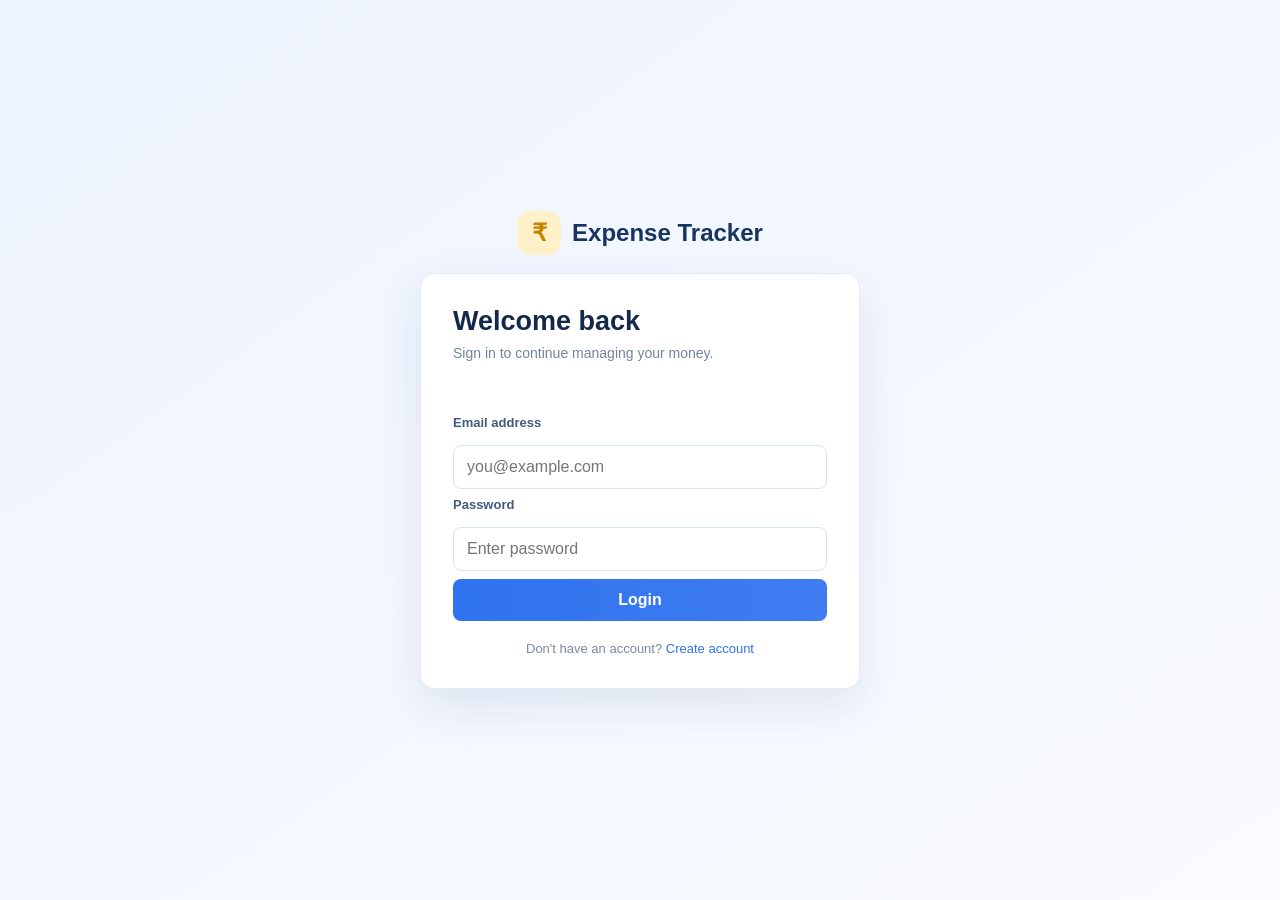
<file: src/main/resources/static/login.html>
<!doctype html>
<html lang="en">
  <head>
    <meta charset="UTF-8" />
    <meta name="viewport" content="width=device-width, initial-scale=1.0" />
    <title>Login | Expense Tracker</title>
    <link rel="stylesheet" href="css/style.css" />
  </head>
  <body class="auth-page">
    <div class="auth-shell">
      <div class="auth-brand">
        <span class="logo-mark">₹</span><span>Expense Tracker</span>
      </div>
      <div class="auth-card">
        <h1>Welcome back</h1>
        <p class="subtext">Sign in to continue managing your money.</p>
        <div id="message" class="message"></div>
        <form id="loginForm">
          <label>Email address</label
          ><input
            id="email"
            type="email"
            placeholder="you@example.com"
            required
          />
          <label>Password</label
          ><input
            id="password"
            type="password"
            placeholder="Enter password"
            required
          />
          <button class="primary-btn full" type="submit">Login</button>
        </form>
        <p class="auth-link">
          Don't have an account? <a href="register.html">Create account</a>
        </p>
      </div>
    </div>
    <script src="js/login.js"></script>
  </body>
</html>
</file>
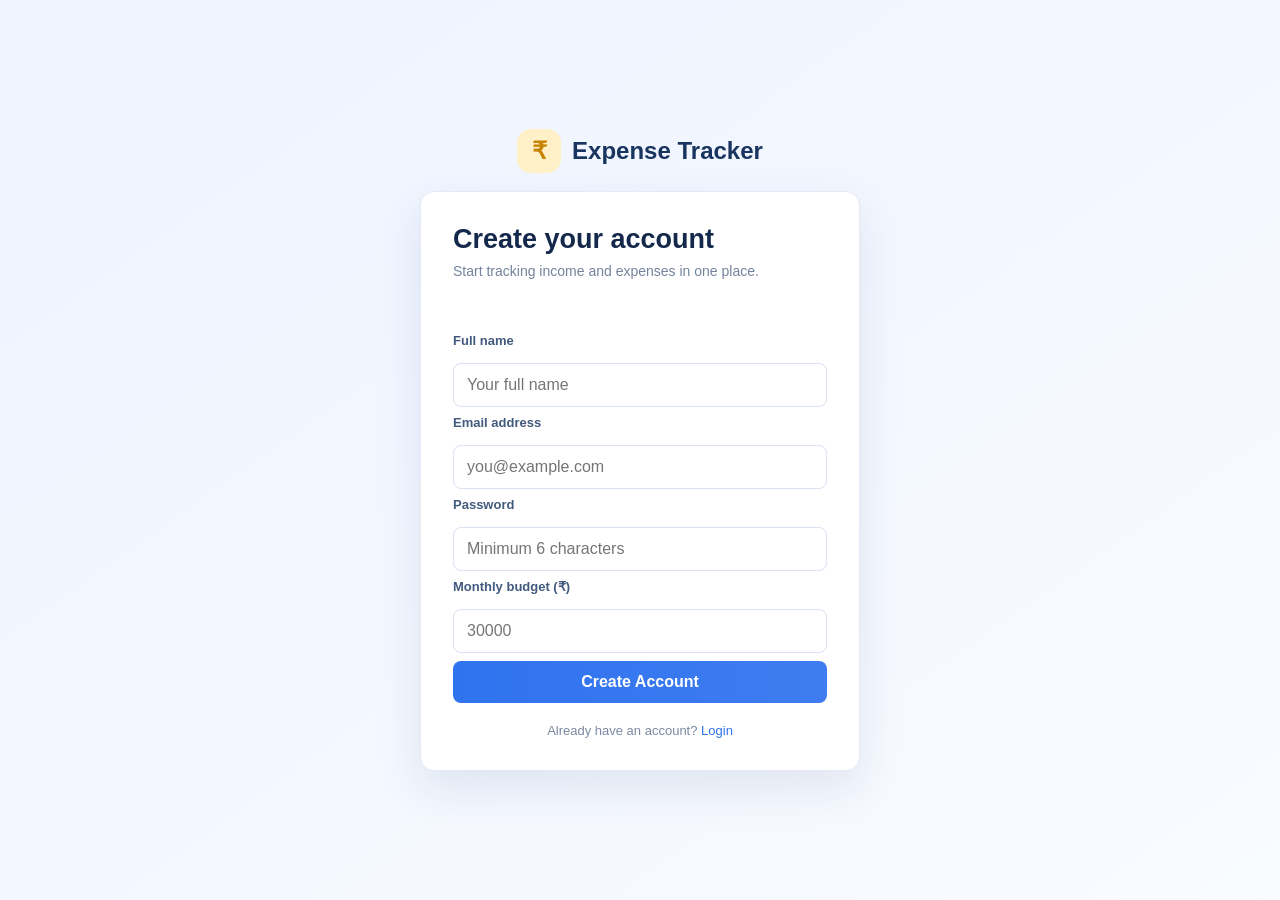
<file: src/main/resources/static/register.html>
<!doctype html>
<html lang="en">
  <head>
    <meta charset="UTF-8" />
    <meta name="viewport" content="width=device-width, initial-scale=1.0" />
    <title>Create Account | Expense Tracker</title>
    <link rel="stylesheet" href="css/style.css" />
  </head>
  <body class="auth-page">
    <div class="auth-shell">
      <div class="auth-brand">
        <span class="logo-mark">₹</span><span>Expense Tracker</span>
      </div>
      <div class="auth-card">
        <h1>Create your account</h1>
        <p class="subtext">Start tracking income and expenses in one place.</p>
        <div id="message" class="message"></div>
        <form id="registerForm">
          <label>Full name</label
          ><input
            id="name"
            type="text"
            placeholder="Your full name"
            maxlength="100"
            required
          />
          <label>Email address</label
          ><input
            id="email"
            type="email"
            placeholder="you@example.com"
            maxlength="150"
            required
          />
          <label>Password</label
          ><input
            id="password"
            type="password"
            placeholder="Minimum 6 characters"
            minlength="6"
            required
          />
          <label>Monthly budget (₹)</label
          ><input
            id="monthlyBudget"
            type="number"
            min="0"
            step="0.01"
            placeholder="30000"
          />
          <button class="primary-btn full" type="submit">Create Account</button>
        </form>
        <p class="auth-link">
          Already have an account? <a href="login.html">Login</a>
        </p>
      </div>
    </div>
    <script src="js/register.js"></script>
  </body>
</html>
</file>
<file: src/main/resources/static/css/style.css>
:root {
  --blue: #2f73ee;
  --blue2: #4c84f5;
  --ink: #14284b;
  --muted: #70809c;
  --bg: #f4f7fd;
  --border: #e1e8f4;
  --green: #27b77d;
  --red: #ff5964;
  --purple: #8457ef;
  --white: #fff;
}

* {
  box-sizing: border-box;
}

html,
body {
  margin: 0;
  min-height: 100%;
  font-family:
    Inter,
    Segoe UI,
    Arial,
    sans-serif;
  color: var(--ink);
  background: var(--bg);
}

button,
input,
select {
  font: inherit;
}

button {
  cursor: pointer;
  border: 0;
}

a {
  color: var(--blue);
  text-decoration: none;
}

/* =========================
   TOP BAR
========================= */

.topbar {
  height: 88px;
  background: #fff;
  border-bottom: 1px solid #edf1f7;
  display: flex;
  align-items: center;
  justify-content: space-between;
  padding: 0 30px;
  position: sticky;
  top: 0;
  z-index: 10;
}

.brand {
  display: flex;
  align-items: center;
  gap: 14px;
  font-size: 25px;
  font-weight: 750;
}

.brand-icon,
.logo-mark {
  width: 44px;
  height: 44px;
  border-radius: 14px;
  background: #fff0c8;
  display: grid;
  place-items: center;
  font-size: 24px;
  color: #c78400;
}

.top-user {
  display: flex;
  align-items: center;
  gap: 12px;
  font-weight: 600;
}

.avatar {
  width: 40px;
  height: 40px;
  border-radius: 50%;
  display: grid;
  place-items: center;
  background: #e7effb;
  color: #496487;
  font-weight: 700;
}

.ghost-btn {
  background: transparent;
  color: #496487;
  font-size: 20px;
}

/* =========================
   APP LAYOUT
========================= */

.app-shell {
  display: flex;
  min-height: calc(100vh - 88px);
}

.sidebar {
  width: 252px;
  background: #fff;
  border-right: 1px solid #e5ebf5;
  padding: 22px 16px;
  flex: none;
}

.sidebar nav {
  display: flex;
  flex-direction: column;
  gap: 10px;
}

.nav-btn {
  height: 48px;
  border-radius: 8px;
  background: transparent;
  color: #385077;
  display: flex;
  align-items: center;
  gap: 18px;
  padding: 0 17px;
  font-weight: 600;
  text-align: left;
}

.nav-btn:hover {
  background: #f4f7fc;
}

.nav-btn.active {
  background: linear-gradient(90deg, #2d72ef, #3f7bf0);
  color: #fff;
  box-shadow: 0 8px 18px rgba(47, 115, 238, 0.17);
}

.nav-icon {
  width: 22px;
  text-align: center;
  font-size: 21px;
}

.logout-nav {
  margin-top: 12px;
}

/* =========================
   MAIN CONTENT
========================= */

.main-content {
  flex: 1;
  padding: 36px 34px 0;
  min-width: 0;
}

.page-section {
  display: none;
}

.page-section.active {
  display: block;
}

/* =========================
   HEADINGS
========================= */

.dashboard-heading,
.section-heading {
  display: flex;
  justify-content: space-between;
  align-items: center;
  gap: 20px;
  margin-bottom: 25px;
}

.dashboard-heading h1,
.section-heading h1 {
  font-size: 32px;
  margin: 0 0 5px;
  letter-spacing: -0.4px;
}

.dashboard-heading p,
.section-heading p {
  margin: 0;
  color: #617594;
  font-size: 18px;
}

.wave {
  font-size: 28px;
}

/* =========================
   TODAY CARD
========================= */

.today-card {
  background: #fff;
  border: 1px solid #ebeff6;
  border-radius: 10px;
  padding: 12px 15px;
  display: flex;
  align-items: center;
  gap: 11px;
  min-width: 164px;
  justify-content: space-between;
  box-shadow: 0 4px 15px rgba(31, 61, 105, 0.04);
}

.calendar-icon {
  font-size: 18px;
  color: #496487;
}

.today-card small {
  display: block;
  color: #7c8ca7;
}

.today-card strong {
  display: block;
  margin-top: 2px;
  font-size: 14px;
}

/* =========================
   SUMMARY CARDS
========================= */

.summary-grid {
  display: grid;
  grid-template-columns: repeat(5, minmax(0, 1fr));
  gap: 20px;
  margin-bottom: 24px;
}

.summary-card {
  background: #fff;
  border: 1px solid #e7edf6;
  border-radius: 10px;
  padding: 17px 18px 18px;
  min-height: 194px;
  position: relative;
  box-shadow: 0 8px 22px rgba(36, 68, 112, 0.05);
}

.summary-card.income-card {
  background: linear-gradient(125deg, #fff, #f6fffa);
}

.summary-card.expense-card {
  background: linear-gradient(125deg, #fff, #fff8f9);
}

.summary-card.balance-card {
  background: linear-gradient(125deg, #fff, #f7fbff);
}

.summary-card.budget-card {
  background: linear-gradient(125deg, #fff, #fffaf0);
}

.summary-card.transactions-card {
  background: linear-gradient(125deg, #fff, #fcf9ff);
}

.summary-icon {
  display: grid;
  place-items: center;
  width: 49px;
  height: 49px;
  border-radius: 13px;
  margin-bottom: 17px;
  font-weight: 800;
  font-size: 22px;
}

.income-card .summary-icon {
  background: #dcf7e9;
  color: #25b77b;
}

.expense-card .summary-icon {
  background: #ffe3e5;
  color: #ef4e5a;
}

.balance-card .summary-icon {
  background: #e1efff;
  color: #3177ea;
}

.budget-card .summary-icon {
  background: #fff0cf;
  color: #d99a19;
}

.transactions-card .summary-icon {
  background: #eee5ff;
  color: #8457ef;
}

.summary-card small {
  display: block;
  color: #445a7b;
  font-size: 16px;
  margin-bottom: 7px;
}

.summary-card strong {
  display: block;
  font-size: 28px;
  letter-spacing: 0.3px;
}

.trend {
  display: block;
  margin-top: 19px;
  font-size: 14px;
}

.trend em {
  font-style: normal;
  color: #8290a8;
  margin-left: 4px;
}

.up {
  color: #26b67a;
}

.down {
  color: #ff5360;
}

.blue {
  color: #2d7af1;
}

.purple {
  color: #8a61ef;
}

/* =========================
   DASHBOARD GRID
========================= */

.dashboard-grid {
  display: grid;
  grid-template-columns:
    minmax(0, 1.55fr)
    minmax(320px, 0.92fr)
    286px;
  gap: 24px;
  align-items: start;
}

.panel {
  background: #fff;
  border: 1px solid #e7edf6;
  border-radius: 10px;
  box-shadow: 0 8px 22px rgba(36, 68, 112, 0.05);
}

.chart-panel,
.recent-panel {
  min-height: 340px;
}

.panel-head {
  display: flex;
  align-items: flex-start;
  justify-content: space-between;
  padding: 21px 21px 8px;
}

.panel-head h2 {
  font-size: 17px;
  margin: 0;
}

.panel-head p {
  margin: 5px 0 0;
  color: #7b8aa4;
  font-size: 13px;
}

/* =========================
   LEGEND
========================= */

.legend {
  display: flex;
  gap: 15px;
  color: #516580;
  font-size: 12px;
}

.legend span {
  display: flex;
  align-items: center;
  gap: 6px;
}

.dot {
  width: 9px;
  height: 9px;
  border-radius: 50%;
  display: inline-block;
}

.income-dot {
  background: #3bbd8d;
}

.expense-dot {
  background: #fb6670;
}

/* =========================
   CHART
========================= */

.chart-area {
  height: 260px;
  display: flex;
  padding: 10px 18px 22px 14px;
}

.y-labels {
  width: 32px;
  display: flex;
  flex-direction: column;
  justify-content: space-between;
  padding: 0 0 27px;
  color: #7b8aa4;
  font-size: 11px;
}

.bar-chart {
  display: flex;
  align-items: flex-end;
  justify-content: space-around;
  gap: 10px;
  flex: 1;
  border-left: 1px solid #dfe7f3;
  border-bottom: 1px solid #dfe7f3;
  background: repeating-linear-gradient(
    to bottom,
    transparent 0,
    transparent 49px,
    #ebeff5 50px
  );
  padding: 7px 4px 0;
}

.bar-group {
  height: 100%;
  flex: 1;
  display: flex;
  flex-direction: column;
  justify-content: flex-end;
  align-items: center;
  gap: 8px;
}

.bars {
  height: 100%;
  display: flex;
  align-items: flex-end;
  gap: 6px;
  width: 58%;
  min-width: 28px;
}

.bar {
  display: block;
  width: 44%;
  min-height: 5px;
  border-radius: 4px 4px 0 0;
}

.income-bar {
  background: #35b989;
}

.expense-bar {
  background: #fa616b;
}

.bar-group small {
  height: 22px;
  color: #536985;
  font-size: 10px;
  text-align: center;
  line-height: 1.05;
}

/* =========================
   RECENT TRANSACTIONS
========================= */

.recent-list {
  padding: 4px 20px 18px;
}

.recent-item {
  display: flex;
  align-items: center;
  gap: 11px;
  padding: 14px 0;
  border-bottom: 1px solid #edf1f6;
}

.recent-item:last-child {
  border-bottom: 0;
}

.recent-icon {
  width: 42px;
  height: 42px;
  border-radius: 50%;
  display: grid;
  place-items: center;
  font-size: 17px;
}

.recent-income {
  background: #def7eb;
  color: #25b77b;
}

.recent-expense {
  background: #ffe2e4;
  color: #ee535f;
}

.recent-info {
  flex: 1;
  min-width: 0;
}

.recent-info strong {
  display: block;
  font-size: 14px;
  font-weight: 600;
  white-space: nowrap;
  overflow: hidden;
  text-overflow: ellipsis;
}

.recent-info small {
  display: block;
  color: #8290a8;
  font-size: 12px;
  margin-top: 6px;
}

.recent-amount {
  font-weight: 700;
  font-size: 13px;
  text-align: right;
  white-space: nowrap;
}

.recent-amount small {
  display: block;
  color: #7a8aa6;
  font-weight: 400;
  font-size: 11px;
  margin-top: 6px;
}

.positive {
  color: #20ad74;
}

.negative {
  color: #f14f5c;
}

/* =========================
   SIDE STACK
========================= */

.side-stack {
  display: flex;
  flex-direction: column;
  gap: 22px;
}

.big-add-btn {
  height: 61px;
  border-radius: 9px;
  background: linear-gradient(90deg, #3172ec, #3f7df2);
  color: #fff;
  font-size: 16px;
  font-weight: 700;
  box-shadow: 0 10px 23px rgba(47, 115, 238, 0.2);
}

.big-add-btn span {
  font-size: 22px;
  vertical-align: -1px;
  margin-right: 8px;
}

/* =========================
   CATEGORY SUMMARY
========================= */

.category-panel {
  padding-bottom: 16px;
}

.category-panel .panel-head {
  align-items: center;
}

.category-panel h2 {
  font-size: 16px;
}

.pie-icon {
  font-size: 28px;
  color: #395a82;
}

.category-row {
  padding: 10px 22px;
}

.cat-name {
  display: flex;
  align-items: center;
  gap: 9px;
  font-size: 13px;
}

.cat-name b {
  margin-left: auto;
  color: #5d6f89;
  font-size: 12px;
  font-weight: 500;
}

.mini-dot {
  width: 11px;
  height: 11px;
  border-radius: 50%;
  display: inline-block;
}

.progress {
  height: 6px;
  background: #edf2f8;
  border-radius: 99px;
  margin-top: 8px;
  overflow: hidden;
}

.progress-fill {
  display: block;
  height: 100%;
  border-radius: 99px;
}

.dot-0,
.fill-0 {
  background: #ffa235;
}

.dot-1,
.fill-1 {
  background: #3c84ed;
}

.dot-2,
.fill-2 {
  background: #8d5af1;
}

.dot-3,
.fill-3 {
  background: #2cb1ac;
}

.dot-4,
.fill-4 {
  background: #fe656d;
}

.dot-5,
.fill-5 {
  background: #5fbf86;
}

/* =========================
   QUICK TIP
========================= */

.quick-tip {
  margin: 22px 0 20px;
  background: #fff;
  border: 1px solid #e7edf6;
  border-radius: 10px;
  display: flex;
  align-items: center;
  gap: 13px;
  padding: 16px 20px;
  box-shadow: 0 8px 22px rgba(36, 68, 112, 0.05);
}

.bulb {
  font-size: 30px;
  color: #ffad00;
}

.quick-tip strong {
  font-size: 16px;
}

.quick-tip p {
  margin: 4px 0 0;
  color: #6d7d98;
  font-size: 12px;
}

/* =========================
   SECTIONS
========================= */

.section-heading {
  margin-bottom: 21px;
}

.section-heading h1 {
  font-size: 30px;
}

/* =========================
   FORMS
========================= */

.form-panel {
  padding: 26px;
}

.type-switch {
  display: inline-flex;
  background: #eef3fb;
  border-radius: 8px;
  padding: 4px;
  margin-bottom: 22px;
}

.type-btn {
  padding: 10px 20px;
  border-radius: 7px;
  background: transparent;
  color: #60728f;
  font-weight: 700;
}

.type-btn.active {
  background: #fff;
  color: #2f73ee;
  box-shadow: 0 4px 9px rgba(44, 82, 139, 0.08);
}

.form-grid {
  display: grid;
  grid-template-columns: repeat(2, 1fr);
  gap: 19px 20px;
}

.form-grid > div,
.profile-form {
  display: flex;
  flex-direction: column;
}

.form-grid label,
.profile-form label,
.auth-card label {
  font-weight: 600;
  color: #425a7e;
  font-size: 13px;
  margin-bottom: 7px;
}

.form-grid input,
.form-grid select,
.profile-form input,
.auth-card input,
.filter-row input,
.filter-row select {
  border: 1px solid #d8e2f0;
  border-radius: 8px;
  padding: 12px 13px;
  background: #fff;
  outline: none;
  color: #263e63;
}

.form-grid input:focus,
.form-grid select:focus,
.profile-form input:focus,
.auth-card input:focus,
.filter-row input:focus,
.filter-row select:focus {
  border-color: #79a5f5;
  box-shadow: 0 0 0 3px rgba(47, 115, 238, 0.1);
}

/* =========================
   FORM ACTIONS
========================= */

.form-actions {
  display: flex;
  gap: 10px;
  margin-top: 24px;
}

.primary-btn {
  background: linear-gradient(90deg, #2f73ee, #3f7cf1);
  color: #fff;
  border-radius: 8px;
  padding: 12px 20px;
  font-weight: 700;
}

.secondary-btn {
  background: #fff;
  border: 1px solid #dce4ef;
  color: #566a86;
  border-radius: 8px;
  padding: 12px 20px;
  font-weight: 600;
}

.full {
  width: 100%;
}

/* =========================
   MESSAGES
========================= */

.message {
  min-height: 20px;
  margin-bottom: 12px;
  font-size: 13px;
}

.message.success {
  color: #1f9d6d;
}

.message.error {
  color: #dc4652;
}

.text-btn {
  background: transparent;
  color: #2f73ee;
  font-size: 12px;
}

/* =========================
   TRANSACTION TABLE
========================= */

.table-panel {
  padding: 20px;
}

.filter-row {
  display: grid;
  grid-template-columns: 2fr 1fr 1fr;
  gap: 10px;
  margin-bottom: 15px;
}

.table-scroll {
  overflow: auto;
}

table {
  border-collapse: collapse;
  width: 100%;
  min-width: 820px;
}

th,
td {
  text-align: left;
  padding: 13px 10px;
  border-bottom: 1px solid #edf1f6;
  font-size: 13px;
}

th {
  background: #f8fafc;
  color: #516580;
  font-weight: 700;
}

td {
  color: #334b70;
}

.tag {
  display: inline-block;
  border-radius: 99px;
  background: #eef3ff;
  color: #4e6790;
  padding: 5px 9px;
  font-size: 11px;
}

.type-pill {
  display: inline-block;
  border-radius: 99px;
  padding: 4px 8px;
  font-size: 10px;
  font-weight: 800;
}

.type-pill.income {
  background: #ddf6eb;
  color: #1ca870;
}

.type-pill.expense {
  background: #ffe4e6;
  color: #e94957;
}

.money-cell {
  font-weight: 700;
}

/* =========================
   ACTION BUTTONS
========================= */

.action {
  padding: 7px 10px;
  border-radius: 6px;
  font-size: 11px;
  font-weight: 700;
  margin-right: 6px;
}

.action.edit {
  background: #e5efff;
  color: #2f73ee;
}

.action.delete {
  background: #ffe6e8;
  color: #e84d58;
}

.empty-state {
  text-align: center;
  color: #8190a6;
  padding: 22px;
}

/* =========================
   CATEGORY CARDS
========================= */

.category-cards {
  display: grid;
  grid-template-columns: repeat(4, 1fr);
  gap: 18px;
}

.category-card {
  background: #fff;
  border: 1px solid #e7edf6;
  border-radius: 10px;
  padding: 20px;
  box-shadow: 0 8px 22px rgba(36, 68, 112, 0.05);
  cursor: pointer;
  transition:
    transform 0.2s ease,
    box-shadow 0.2s ease,
    border-color 0.2s ease;
}

.category-card:hover {
  transform: translateY(-3px);
  border-color: #cbdcf8;
  box-shadow: 0 12px 28px rgba(36, 68, 112, 0.09);
}

.cat-card-icon {
  width: 48px;
  height: 48px;
  border-radius: 13px;
  display: grid;
  place-items: center;
  font-size: 22px;
}

.cat-card-icon.cat-0 {
  background: #fff0d7;
}

.cat-card-icon.cat-1 {
  background: #e2efff;
}

.cat-card-icon.cat-2 {
  background: #eee4ff;
}

.cat-card-icon.cat-3 {
  background: #def7f5;
}

.cat-card-icon.cat-4 {
  background: #ffe2e5;
}

.cat-card-icon.cat-5 {
  background: #e4f8eb;
}

.category-card h3 {
  margin: 15px 0 5px;
}

.category-card p {
  margin: 0;
  color: #7d8da5;
  font-size: 12px;
  line-height: 1.5;
}

/* =========================
   PROFILE
========================= */

.profile-panel {
  max-width: 640px;
  padding: 25px;
}

.profile-form {
  gap: 8px;
}

.profile-form input {
  margin-bottom: 12px;
}

/* =========================
   AUTH PAGES
========================= */

.auth-page {
  min-height: 100vh;
  display: grid;
  place-items: center;
  background: linear-gradient(145deg, #edf3ff, #f9fbff);
  padding: 25px;
}

.auth-shell {
  width: min(440px, 100%);
}

.auth-brand {
  display: flex;
  align-items: center;
  justify-content: center;
  gap: 11px;
  font-weight: 800;
  font-size: 24px;
  color: #18345f;
  margin-bottom: 18px;
}

.auth-card {
  background: #fff;
  border: 1px solid #e5ebf4;
  border-radius: 14px;
  padding: 32px;
  box-shadow: 0 18px 45px rgba(29, 59, 105, 0.1);
}

.auth-card h1 {
  margin: 0;
  font-size: 27px;
}

.subtext {
  color: #74839d;
  margin: 8px 0 22px;
  font-size: 14px;
}

.auth-card form {
  display: flex;
  flex-direction: column;
  gap: 8px;
}

.auth-link {
  text-align: center;
  color: #7a89a2;
  margin: 20px 0 0;
  font-size: 13px;
}

/* =========================
   FOOTER
========================= */

footer {
  border-top: 1px solid #e4eaf4;
  text-align: center;
  padding: 26px 0 19px;
  margin-top: 18px;
  color: #7b8ca5;
  font-size: 12px;
}

/* =========================
   RESPONSIVE - 1200px
========================= */

@media (max-width: 1200px) {
  .summary-grid {
    grid-template-columns: repeat(3, 1fr);
  }

  .dashboard-grid {
    grid-template-columns: 1fr 1fr;
  }

  .side-stack {
    grid-column: 1 / -1;
    display: grid;
    grid-template-columns: 300px 1fr;
  }

  .category-cards {
    grid-template-columns: repeat(3, 1fr);
  }
}

/* =========================
   RESPONSIVE - 820px
========================= */

@media (max-width: 820px) {
  .sidebar {
    width: 205px;
  }

  .dashboard-grid {
    grid-template-columns: 1fr;
  }

  .side-stack {
    grid-column: auto;
    display: flex;
  }

  .category-cards {
    grid-template-columns: repeat(2, 1fr);
  }

  .form-grid {
    grid-template-columns: 1fr;
  }

  .summary-grid {
    grid-template-columns: repeat(2, 1fr);
  }
}

/* =========================
   RESPONSIVE - 650px
========================= */

@media (max-width: 650px) {
  .topbar {
    padding: 0 15px;
    height: 74px;
  }

  .brand {
    font-size: 19px;
  }

  .brand-icon {
    width: 38px;
    height: 38px;
  }

  .sidebar {
    width: 100%;
    border-right: 0;
    border-bottom: 1px solid #e5ebf5;
  }

  .app-shell {
    display: block;
  }

  .sidebar nav {
    display: grid;
    grid-template-columns: repeat(3, 1fr);
  }

  .nav-btn {
    justify-content: center;
    padding: 0 5px;
    gap: 6px;
  }

  .nav-btn span:first-child {
    display: none;
  }

  .main-content {
    padding: 22px 15px 0;
  }

  .dashboard-heading,
  .section-heading {
    align-items: flex-start;
    flex-direction: column;
  }

  .summary-grid {
    grid-template-columns: 1fr;
  }

  .category-cards {
    grid-template-columns: 1fr;
  }

  .filter-row {
    grid-template-columns: 1fr;
  }

  .summary-card {
    min-height: 170px;
  }

  .dashboard-heading h1 {
    font-size: 27px;
  }

  .dashboard-heading p {
    font-size: 15px;
  }

  .today-card {
    align-self: stretch;
    justify-content: flex-start;
  }

  .side-stack {
    width: 100%;
  }
}
</file>
